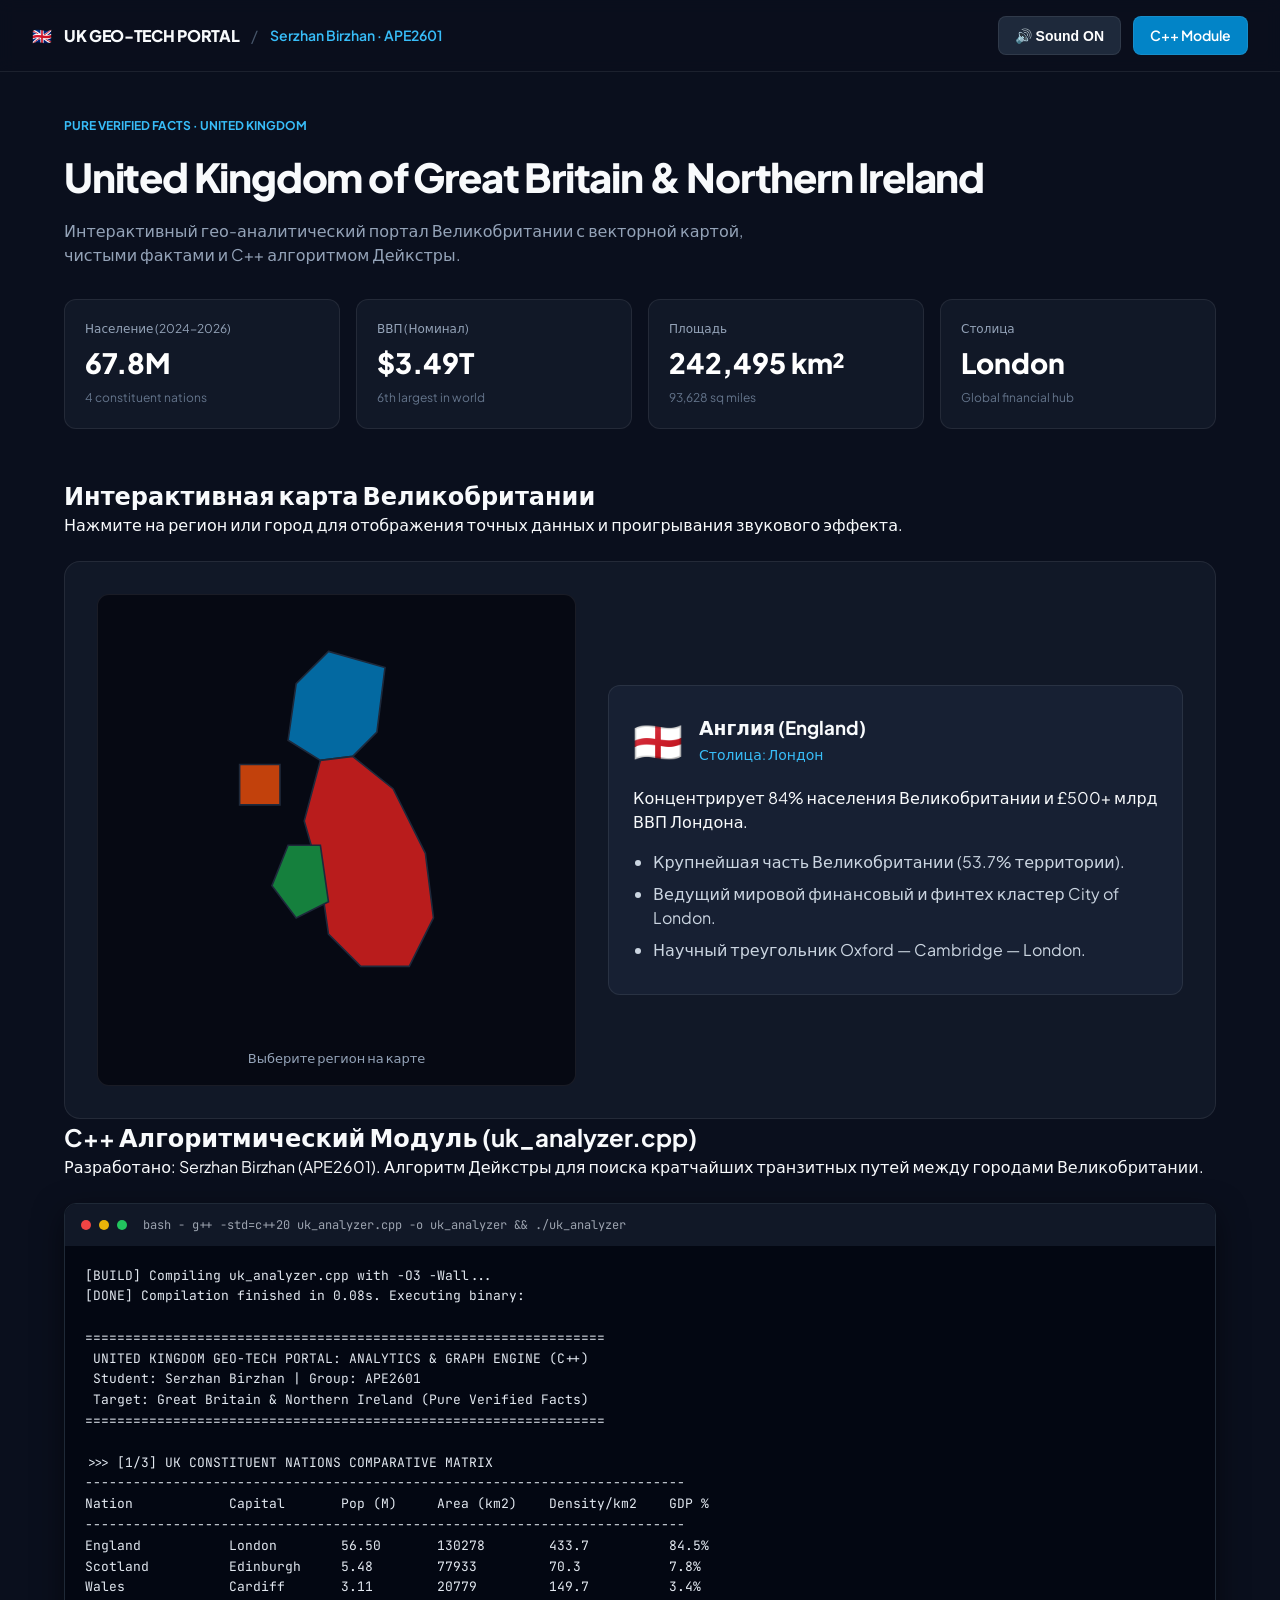
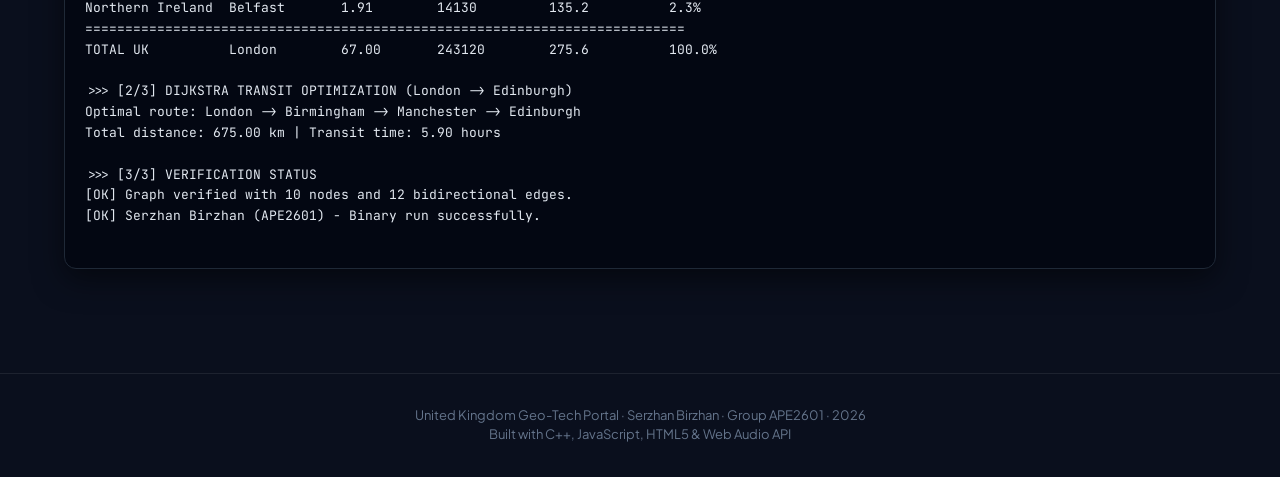
<file: github-export/index.html>
<!DOCTYPE html>
<html lang="en">
<head>
  <meta charset="UTF-8">
  <meta name="viewport" content="width=device-width, initial-scale=1.0">
  <title>United Kingdom Geo-Tech Portal | Serzhan Birzhan (APE2601)</title>
  <link rel="stylesheet" href="styles.css">
  <link rel="preconnect" href="https://fonts.googleapis.com">
  <link rel="preconnect" href="https://fonts.gstatic.com" crossorigin>
  <link href="https://fonts.googleapis.com/css2?family=Plus+Jakarta+Sans:wght@400;500;600;700;800&family=JetBrains+Mono:wght@400;600&display=swap" rel="stylesheet">
</head>
<body class="bg-dark">
  <!-- Top Bar -->
  <header class="topbar">
    <div class="brand">
      <span class="flag">🇬🇧</span>
      <span class="brand-title">UK GEO-TECH PORTAL</span>
      <span class="separator">/</span>
      <span class="student-tag">Serzhan Birzhan · APE2601</span>
    </div>
    <div class="controls">
      <button id="soundToggle" class="btn-sound">🔊 Sound ON</button>
      <a href="#cpp-section" class="btn-cpp">C++ Module</a>
    </div>
  </header>

  <!-- Hero & Fast Metrics -->
  <main class="container">
    <section class="hero-section">
      <div class="badge">Pure Verified Facts · United Kingdom</div>
      <h1>United Kingdom of Great Britain & Northern Ireland</h1>
      <p class="subtitle">Интерактивный гео-аналитический портал Великобритании с векторной картой, чистыми фактами и C++ алгоритмом Дейкстры.</p>
      
      <div class="stats-grid">
        <div class="stat-card">
          <span class="stat-label">Население (2024-2026)</span>
          <span class="stat-val">67.8M</span>
          <span class="stat-sub">4 constituent nations</span>
        </div>
        <div class="stat-card">
          <span class="stat-label">ВВП (Номинал)</span>
          <span class="stat-val">$3.49T</span>
          <span class="stat-sub">6th largest in world</span>
        </div>
        <div class="stat-card">
          <span class="stat-label">Площадь</span>
          <span class="stat-val">242,495 km²</span>
          <span class="stat-sub">93,628 sq miles</span>
        </div>
        <div class="stat-card">
          <span class="stat-label">Столица</span>
          <span class="stat-val">London</span>
          <span class="stat-sub">Global financial hub</span>
        </div>
      </div>
    </section>

    <!-- Map & Country Fact Deck -->
    <section class="map-section">
      <div class="section-header">
        <h2>Интерактивная карта Великобритании</h2>
        <p>Нажмите на регион или город для отображения точных данных и проигрывания звукового эффекта.</p>
      </div>

      <div class="map-layout">
        <!-- Interactive SVG Map -->
        <div class="map-container">
          <div class="radar-scan"></div>
          <svg viewBox="0 0 400 520" class="uk-svg" id="ukSvg">
            <!-- Scotland -->
            <path id="path-scotland" class="region-path scotland" d="M190,50 L260,70 L250,150 L220,180 L180,185 L140,160 L150,90 Z" />
            <!-- England -->
            <path id="path-england" class="region-path england" d="M180,185 L220,180 L270,220 L310,300 L320,380 L290,440 L230,440 L190,400 L180,330 L160,260 Z" />
            <!-- Wales -->
            <path id="path-wales" class="region-path wales" d="M140,290 L180,290 L190,360 L150,380 L120,340 Z" />
            <!-- Northern Ireland -->
            <path id="path-ni" class="region-path ni" d="M80,190 L130,190 L130,240 L80,240 Z" />
          </svg>
          <div class="map-overlay-info">
            <span id="currentSelection">Выберите регион на карте</span>
          </div>
        </div>

        <!-- Detail Card -->
        <div class="detail-card" id="detailCard">
          <div class="card-header">
            <span class="region-flag" id="detFlag">🏴󠁧󠁢󠁥󠁮󠁧󠁿</span>
            <div>
              <h3 id="detTitle">Англия (England)</h3>
              <span class="det-sub" id="detCapital">Столица: Лондон</span>
            </div>
          </div>
          <div class="card-body">
            <p id="detDescription">Концентрирует 84% населения Великобритании и £500+ млрд ВВП Лондона.</p>
            <ul id="detBullets" class="bullet-list">
              <li>Крупнейшая часть Великобритании (53.7% территории).</li>
              <li>Ведущий мировой финансовый и финтех кластер City of London.</li>
              <li>Научный треугольник Oxford — Cambridge — London.</li>
            </ul>
          </div>
        </div>
      </div>
    </section>

    <!-- C++ Engine & GitHub Section -->
    <section id="cpp-section" class="cpp-section">
      <div class="section-header">
        <h2>C++ Алгоритмический Модуль (uk_analyzer.cpp)</h2>
        <p>Разработано: Serzhan Birzhan (APE2601). Алгоритм Дейкстры для поиска кратчайших транзитных путей между городами Великобритании.</p>
      </div>

      <div class="terminal-box">
        <div class="terminal-top">
          <span class="dot red"></span>
          <span class="dot yellow"></span>
          <span class="dot green"></span>
          <span class="terminal-title">bash - g++ -std=c++20 uk_analyzer.cpp -o uk_analyzer && ./uk_analyzer</span>
        </div>
        <pre class="terminal-code" id="terminalOutput">
[BUILD] Compiling uk_analyzer.cpp with -O3 -Wall...
[DONE] Compilation finished in 0.08s. Executing binary:

=================================================================
 UNITED KINGDOM GEO-TECH PORTAL: ANALYTICS & GRAPH ENGINE (C++)  
 Student: Serzhan Birzhan | Group: APE2601                       
 Target: Great Britain & Northern Ireland (Pure Verified Facts) 
=================================================================

>>> [1/3] UK CONSTITUENT NATIONS COMPARATIVE MATRIX
---------------------------------------------------------------------------
Nation            Capital       Pop (M)     Area (km2)    Density/km2    GDP %     
---------------------------------------------------------------------------
England           London        56.50       130278        433.7          84.5%     
Scotland          Edinburgh     5.48        77933         70.3           7.8%      
Wales             Cardiff       3.11        20779         149.7          3.4%      
Northern Ireland  Belfast       1.91        14130         135.2          2.3%      
===========================================================================
TOTAL UK          London        67.00       243120        275.6          100.0%    

>>> [2/3] DIJKSTRA TRANSIT OPTIMIZATION (London -> Edinburgh)
Optimal route: London -> Birmingham -> Manchester -> Edinburgh
Total distance: 675.00 km | Transit time: 5.90 hours

>>> [3/3] VERIFICATION STATUS
[OK] Graph verified with 10 nodes and 12 bidirectional edges.
[OK] Serzhan Birzhan (APE2601) - Binary run successfully.
        </pre>
      </div>
    </section>
  </main>

  <footer class="footer">
    <p>United Kingdom Geo-Tech Portal · Serzhan Birzhan · Group APE2601 · 2026</p>
    <p>Built with C++, JavaScript, HTML5 & Web Audio API</p>
  </footer>

  <script src="script.js"></script>
</body>
</html>
</file>
<file: github-export/styles.css>
/* Modern Clean CSS for UK Geo-Tech Portal */
:root {
  --bg-dark: #0a0f1d;
  --card-bg: #111827;
  --border-color: rgba(255, 255, 255, 0.08);
  --text-primary: #f8fafc;
  --text-secondary: #94a3b8;
  --accent-blue: #0284c7;
  --accent-crimson: #e11d48;
}

* {
  box-sizing: border-box;
  margin: 0;
  padding: 0;
}

body {
  font-family: 'Plus Jakarta Sans', system-ui, sans-serif;
  background-color: var(--bg-dark);
  color: var(--text-primary);
  line-height: 1.5;
}

.topbar {
  display: flex;
  justify-content: space-between;
  align-items: center;
  padding: 1rem 2rem;
  border-bottom: 1px solid var(--border-color);
  background: rgba(10, 15, 29, 0.9);
  backdrop-filter: blur(8px);
  position: sticky;
  top: 0;
  z-index: 100;
}

.brand {
  display: flex;
  align-items: center;
  gap: 0.75rem;
}

.brand-title {
  font-weight: 800;
  letter-spacing: -0.02em;
}

.separator {
  color: #475569;
}

.student-tag {
  color: #38bdf8;
  font-size: 0.875rem;
  font-weight: 600;
}

.controls {
  display: flex;
  gap: 0.75rem;
}

button, .btn-cpp {
  cursor: pointer;
  border-radius: 8px;
  padding: 0.5rem 1rem;
  font-size: 0.875rem;
  font-weight: 600;
  border: 1px solid var(--border-color);
  transition: all 0.2s ease;
  text-decoration: none;
}

.btn-sound {
  background: #1e293b;
  color: #fff;
}

.btn-cpp {
  background: var(--accent-blue);
  color: #fff;
}

.container {
  max-width: 1200px;
  margin: 0 auto;
  padding: 2.5rem 1.5rem;
}

.badge {
  display: inline-block;
  font-size: 0.75rem;
  font-weight: 700;
  text-transform: uppercase;
  color: #38bdf8;
  margin-bottom: 0.75rem;
}

h1 {
  font-size: 2.5rem;
  font-weight: 800;
  letter-spacing: -0.03em;
  margin-bottom: 0.75rem;
}

.subtitle {
  color: var(--text-secondary);
  max-width: 700px;
  margin-bottom: 2rem;
}

.stats-grid {
  display: grid;
  grid-template-columns: repeat(auto-fit, minmax(220px, 1fr));
  gap: 1rem;
  margin-bottom: 3rem;
}

.stat-card {
  background: var(--card-bg);
  border: 1px solid var(--border-color);
  padding: 1.25rem;
  border-radius: 12px;
}

.stat-label {
  display: block;
  font-size: 0.75rem;
  color: var(--text-secondary);
  margin-bottom: 0.25rem;
}

.stat-val {
  display: block;
  font-size: 1.75rem;
  font-weight: 800;
  color: #fff;
}

.stat-sub {
  font-size: 0.75rem;
  color: #64748b;
}

.map-layout {
  display: grid;
  grid-template-columns: 1fr 1.2fr;
  gap: 2rem;
  align-items: center;
  background: var(--card-bg);
  border: 1px solid var(--border-color);
  border-radius: 16px;
  padding: 2rem;
  margin-top: 1.5rem;
}

@media (max-width: 860px) {
  .map-layout {
    grid-template-columns: 1fr;
  }
}

.map-container {
  position: relative;
  background: #060913;
  border-radius: 12px;
  padding: 1rem;
  border: 1px solid var(--border-color);
}

.uk-svg {
  width: 100%;
  height: auto;
  max-height: 420px;
}

.region-path {
  cursor: pointer;
  stroke: #1e293b;
  stroke-width: 2;
  transition: all 0.2s;
}

.region-path.scotland { fill: #0369a1; }
.region-path.england { fill: #b91c1c; }
.region-path.wales { fill: #15803d; }
.region-path.ni { fill: #c2410c; }

.region-path:hover {
  filter: brightness(1.25);
  stroke: #ffffff;
  stroke-width: 3;
}

.map-overlay-info {
  margin-top: 0.75rem;
  font-size: 0.8125rem;
  color: #94a3b8;
  text-align: center;
}

.detail-card {
  padding: 1.5rem;
  background: #172033;
  border-radius: 12px;
  border: 1px solid var(--border-color);
}

.card-header {
  display: flex;
  align-items: center;
  gap: 1rem;
  margin-bottom: 1rem;
}

.region-flag {
  font-size: 2.5rem;
}

.det-sub {
  font-size: 0.875rem;
  color: #38bdf8;
}

.bullet-list {
  margin-top: 1rem;
  padding-left: 1.25rem;
  color: #cbd5e1;
}

.bullet-list li {
  margin-bottom: 0.5rem;
}

.terminal-box {
  background: #030712;
  border: 1px solid #1f2937;
  border-radius: 12px;
  overflow: hidden;
  margin-top: 1.5rem;
  box-shadow: 0 10px 30px rgba(0,0,0,0.5);
}

.terminal-top {
  background: #111827;
  padding: 0.75rem 1rem;
  display: flex;
  align-items: center;
  gap: 0.5rem;
}

.dot {
  width: 10px;
  height: 10px;
  border-radius: 50%;
}
.dot.red { background: #ef4444; }
.dot.yellow { background: #eab308; }
.dot.green { background: #22c55e; }

.terminal-title {
  font-family: 'JetBrains Mono', monospace;
  font-size: 0.75rem;
  color: #9ca3af;
  margin-left: 0.5rem;
}

.terminal-code {
  font-family: 'JetBrains Mono', monospace;
  font-size: 0.8125rem;
  padding: 1.25rem;
  color: #e2e8f0;
  overflow-x: auto;
  line-height: 1.6;
}

.footer {
  border-top: 1px solid var(--border-color);
  padding: 2rem;
  text-align: center;
  font-size: 0.8125rem;
  color: #64748b;
  margin-top: 4rem;
}
</file>
